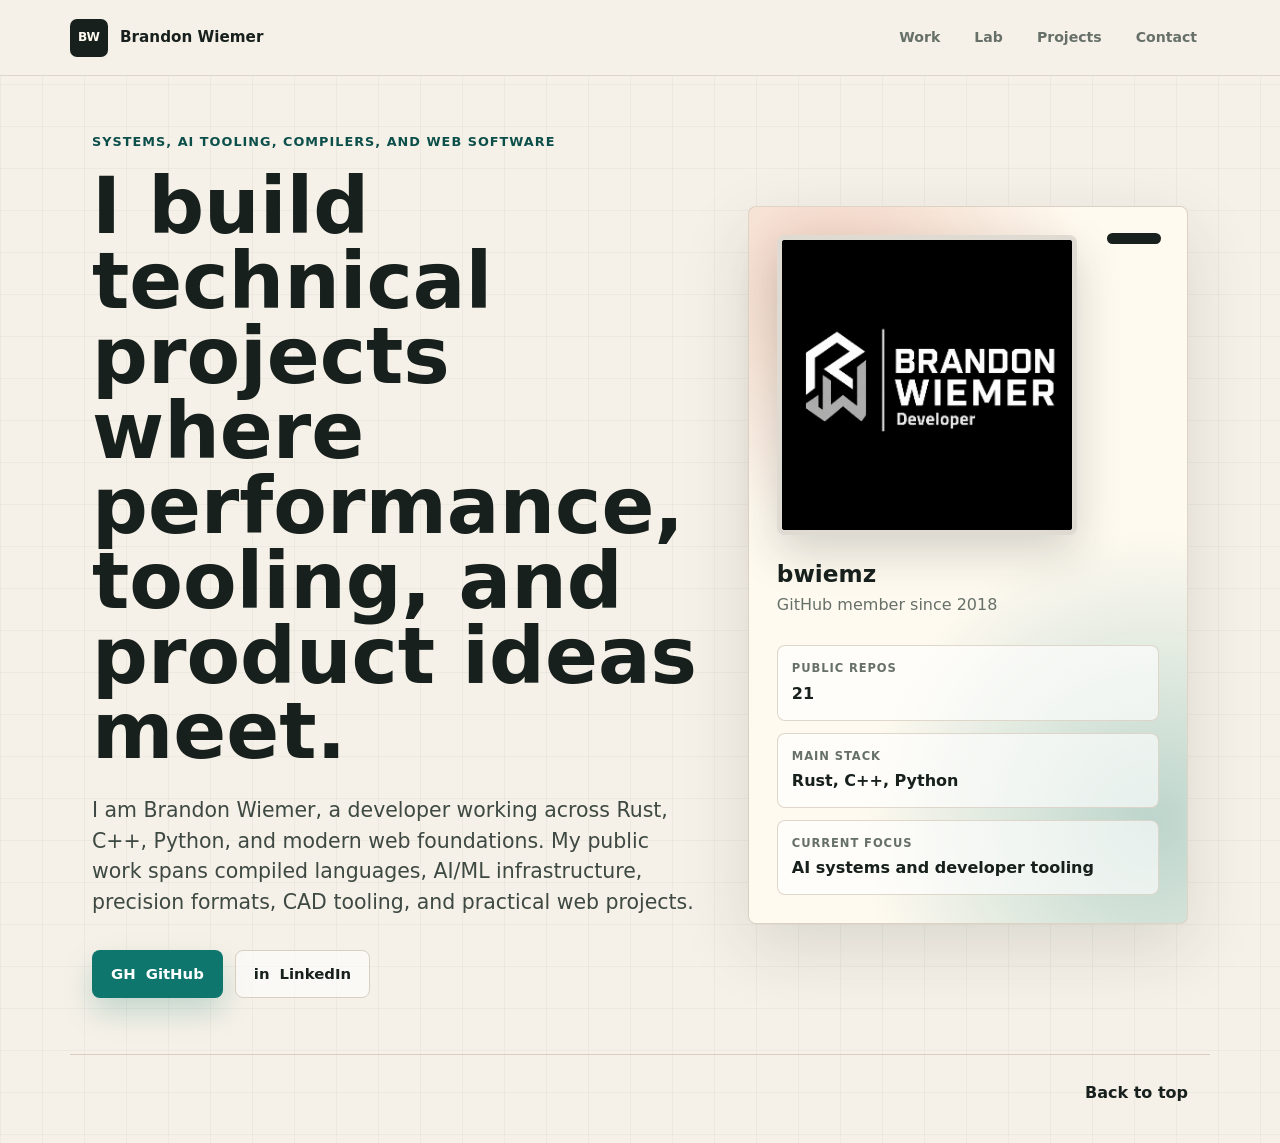
<file: index.html>
<!doctype html>
<html lang="en">
  <head>
    <meta charset="utf-8">
    <meta name="viewport" content="width=device-width, initial-scale=1">
    <meta name="description" content="Personal portfolio for Brandon Wiemer, a developer building systems, AI tooling, languages, and hardware-adjacent software.">
    <title>Brandon Wiemer | Developer Portfolio</title>
    <link rel="stylesheet" href="styles.css">
  </head>
  <body>
    <header class="site-header" id="top">
      <a class="brand" href="index.html" aria-label="Brandon Wiemer home">
        <span class="brand-mark">BW</span>
        <span>Brandon Wiemer</span>
      </a>

      <nav class="nav-links" aria-label="Primary navigation">
        <a href="work.html">Work</a>
        <a href="lab.html">Lab</a>
        <a href="projects.html">Projects</a>
        <a href="contact.html">Contact</a>
      </nav>
    </header>

    <main>
      <section class="hero section-band" aria-labelledby="intro-title">
        <div class="hero-copy">
          <p class="availability">Systems, AI tooling, compilers, and web software</p>
          <h1 id="intro-title">I build technical projects where performance, tooling, and product ideas meet.</h1>
          <p class="hero-text">
            I am Brandon Wiemer, a developer working across Rust, C++, Python, and modern web foundations.
            My public work spans compiled languages, AI/ML infrastructure, precision formats, CAD tooling, and practical web projects.
          </p>
          <div class="hero-actions" aria-label="Profile links">
            <a class="button primary" href="https://github.com/bwiemz" target="_blank" rel="noreferrer">
              <span aria-hidden="true">GH</span>
              GitHub
            </a>
            <a class="button secondary" href="https://www.linkedin.com/in/brandon-wiemer-1b8606152" target="_blank" rel="noreferrer">
              <span aria-hidden="true">in</span>
              LinkedIn
            </a>
          </div>
        </div>

        <aside class="profile-panel" aria-label="GitHub profile summary">
          <img src="assets/brand-profile.png" alt="Brandon Wiemer developer brand graphic" class="avatar">
          <div>
            <p class="profile-name">bwiemz</p>
            <p class="profile-meta">GitHub member since 2018</p>
          </div>
          <dl class="quick-stats">
            <div>
              <dt>Public repos</dt>
              <dd>21</dd>
            </div>
            <div>
              <dt>Main stack</dt>
              <dd>Rust, C++, Python</dd>
            </div>
            <div>
              <dt>Current focus</dt>
              <dd>AI systems and developer tooling</dd>
            </div>
          </dl>
        </aside>
      </section>
    </main>

    <footer class="site-footer">
      <a href="#top">Back to top</a>
    </footer>

    <script src="script.js"></script>
  </body>
</html>
</file>
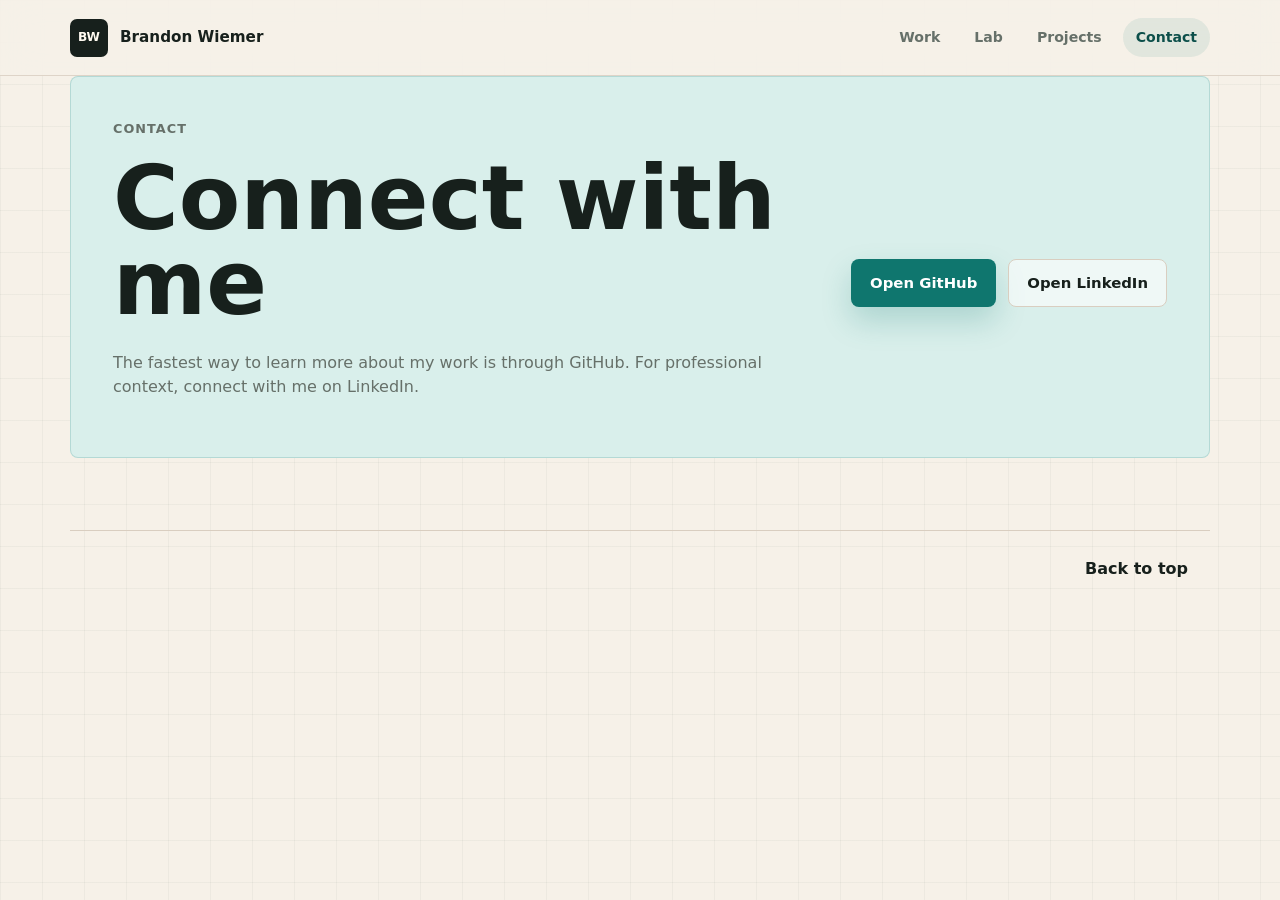
<file: contact.html>
<!doctype html>
<html lang="en">
  <head>
    <meta charset="utf-8">
    <meta name="viewport" content="width=device-width, initial-scale=1">
    <meta name="description" content="Contact links for Brandon Wiemer.">
    <title>Contact | Brandon Wiemer</title>
    <link rel="stylesheet" href="styles.css">
  </head>
  <body>
    <header class="site-header" id="top">
      <a class="brand" href="index.html" aria-label="Brandon Wiemer home">
        <span class="brand-mark">BW</span>
        <span>Brandon Wiemer</span>
      </a>

      <nav class="nav-links" aria-label="Primary navigation">
        <a href="work.html">Work</a>
        <a href="lab.html">Lab</a>
        <a href="projects.html">Projects</a>
        <a href="contact.html" aria-current="page">Contact</a>
      </nav>
    </header>

    <main>
      <section class="section contact-section standalone-contact" aria-labelledby="contact-title">
        <div>
          <p class="section-label">Contact</p>
          <h1 id="contact-title">Connect with me</h1>
          <p>
            The fastest way to learn more about my work is through GitHub. For professional context,
            connect with me on LinkedIn.
          </p>
        </div>
        <div class="contact-actions">
          <a class="button primary" href="https://github.com/bwiemz" target="_blank" rel="noreferrer">Open GitHub</a>
          <a class="button secondary" href="https://www.linkedin.com/in/brandon-wiemer-1b8606152" target="_blank" rel="noreferrer">Open LinkedIn</a>
        </div>
      </section>
    </main>

    <footer class="site-footer">
      <a href="#top">Back to top</a>
    </footer>

    <script src="script.js"></script>
  </body>
</html>
</file>
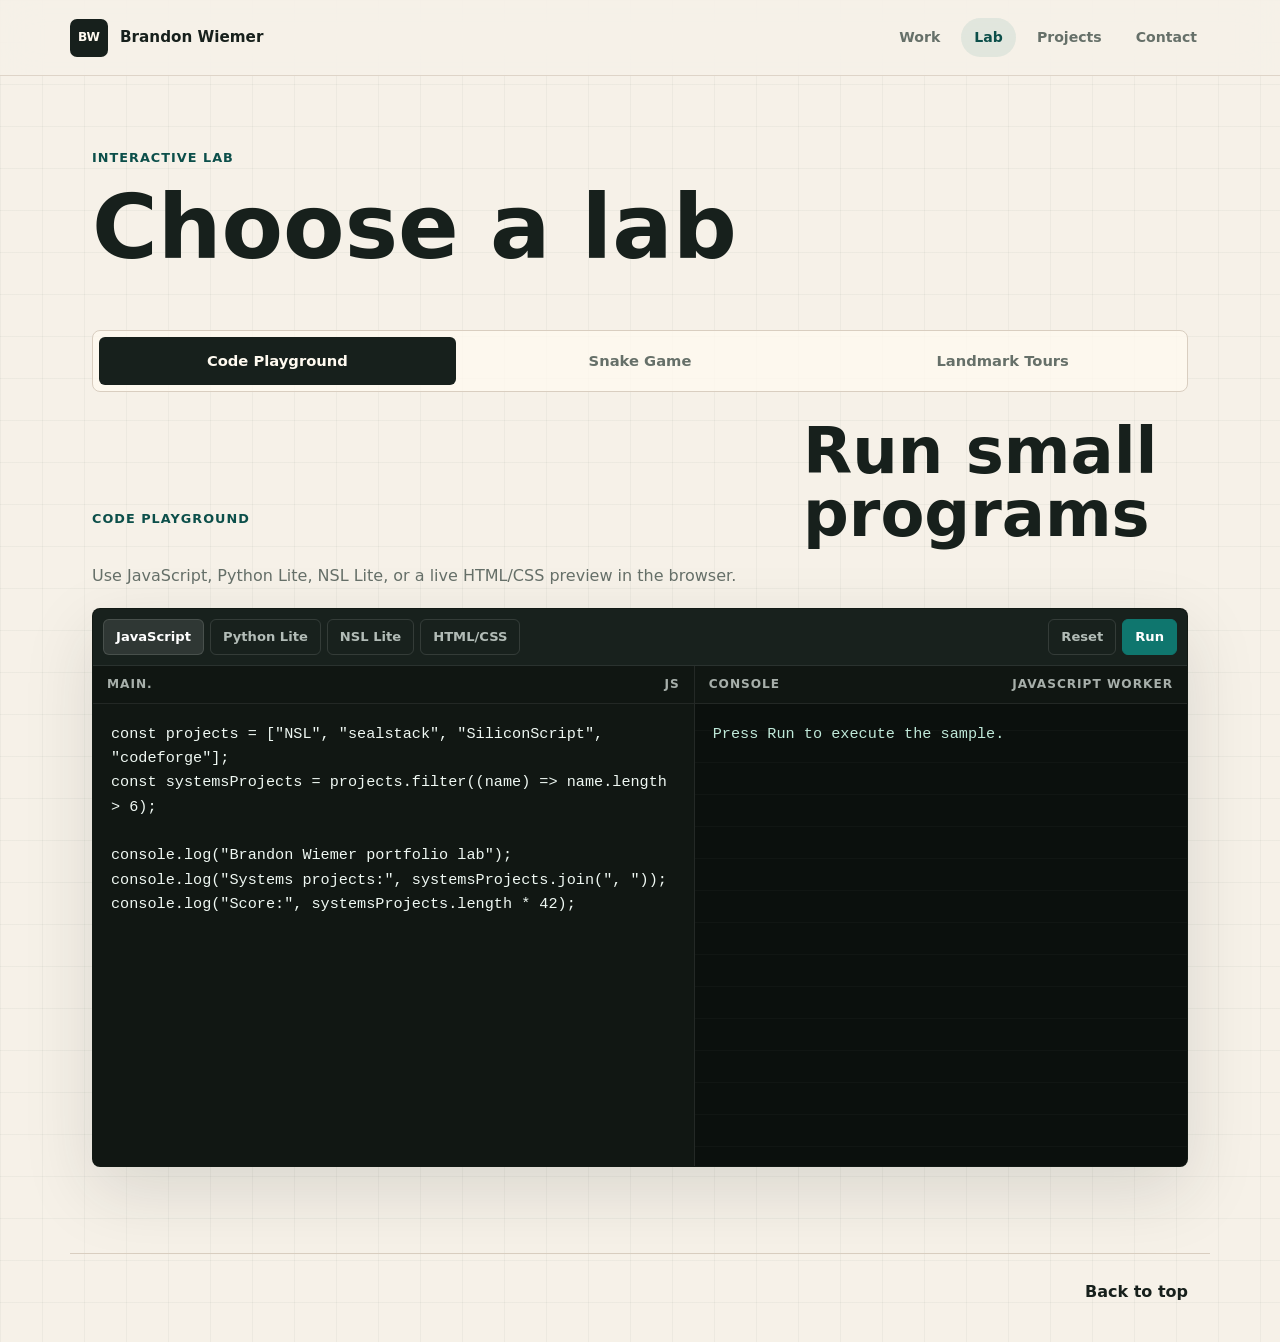
<file: lab.html>
<!doctype html>
<html lang="en">
  <head>
    <meta charset="utf-8">
    <meta name="viewport" content="width=device-width, initial-scale=1">
    <meta name="description" content="Interactive code lab and Snake game for Brandon Wiemer's portfolio.">
    <title>Lab | Brandon Wiemer</title>
    <link rel="stylesheet" href="styles.css">
  </head>
  <body>
    <header class="site-header" id="top">
      <a class="brand" href="index.html" aria-label="Brandon Wiemer home">
        <span class="brand-mark">BW</span>
        <span>Brandon Wiemer</span>
      </a>

      <nav class="nav-links" aria-label="Primary navigation">
        <a href="work.html">Work</a>
        <a href="lab.html" aria-current="page">Lab</a>
        <a href="projects.html">Projects</a>
        <a href="contact.html">Contact</a>
      </nav>
    </header>

    <main>
      <section class="section lab-section" id="lab" aria-labelledby="lab-title">
        <div class="section-heading lab-heading">
          <div>
            <p class="section-label">Interactive Lab</p>
            <h1 id="lab-title">Choose a lab</h1>
          </div>
        </div>

        <div class="lab-picker" aria-label="Choose a lab">
          <button class="lab-choice active" type="button" data-lab-target="code">Code Playground</button>
          <button class="lab-choice" type="button" data-lab-target="snake">Snake Game</button>
          <button class="lab-choice" type="button" data-lab-target="tours">Landmark Tours</button>
        </div>

        <div class="lab-stack">
          <section class="lab-view active" data-lab-view="code" aria-labelledby="code-lab-title">
            <div class="lab-view-heading">
              <p class="section-label">Code Playground</p>
              <h2 id="code-lab-title">Run small programs</h2>
              <p>Use JavaScript, Python Lite, NSL Lite, or a live HTML/CSS preview in the browser.</p>
            </div>

            <div class="code-lab" aria-label="Interactive code playground">
            <div class="lab-toolbar">
              <div class="language-tabs" role="tablist" aria-label="Choose code language">
                <button class="language-tab active" type="button" data-language="javascript">JavaScript</button>
                <button class="language-tab" type="button" data-language="python">Python Lite</button>
                <button class="language-tab" type="button" data-language="nsl">NSL Lite</button>
                <button class="language-tab" type="button" data-language="htmlcss">HTML/CSS</button>
              </div>
              <div class="lab-actions">
                <button class="icon-button" type="button" id="reset-code" aria-label="Reset code">Reset</button>
                <button class="icon-button run" type="button" id="run-code" aria-label="Run code">Run</button>
              </div>
            </div>

            <div class="lab-workspace">
              <label class="editor-pane">
                <span>main.<span id="file-extension">js</span></span>
                <textarea id="code-editor" spellcheck="false" aria-label="Code editor"></textarea>
              </label>

              <div class="output-pane" aria-live="polite">
                <div class="output-header">
                  <span id="output-title">Console</span>
                  <span id="runtime-label">JavaScript worker</span>
                </div>
                <pre id="code-output">Press Run to execute the sample.</pre>
                <iframe id="preview-frame" title="HTML and CSS preview"></iframe>
              </div>
            </div>
            </div>
          </section>

          <section class="lab-view" data-lab-view="snake" aria-labelledby="snake-title">
            <div class="lab-view-heading">
              <p class="section-label">Mini Game</p>
              <h2 id="snake-title">Snake</h2>
              <p>Guide the snake through the field, eat apples, and avoid the walls and yourself.</p>
            </div>

            <div class="snake-panel">
            <div class="snake-copy">
              <p>Use arrow keys or WASD. On touch screens, use the direction buttons.</p>
              <div class="snake-stats">
                <span>Score <strong id="snake-score">0</strong></span>
                <span>Best <strong id="snake-best">0</strong></span>
              </div>
              <button class="button primary" type="button" id="snake-start">Start game</button>
            </div>

            <div class="snake-stage">
              <canvas id="snake-board" width="360" height="360" aria-label="Snake game board"></canvas>
              <div class="snake-controls" aria-label="Snake direction controls">
                <button type="button" data-direction="up" aria-label="Move up">Up</button>
                <button type="button" data-direction="left" aria-label="Move left">Left</button>
                <button type="button" data-direction="right" aria-label="Move right">Right</button>
                <button type="button" data-direction="down" aria-label="Move down">Down</button>
              </div>
            </div>
            </div>
          </section>

          <section class="lab-view" data-lab-view="tours" aria-labelledby="tours-title">
            <div class="lab-view-heading">
              <p class="section-label">Photo Tour</p>
              <h2 id="tours-title">Landmark Tours</h2>
            </div>

            <div class="tour-panel">
              <div class="tour-controls" aria-label="Choose a landmark tour">
                <button class="tour-choice active" type="button" data-tour="eiffel">Eiffel Tower</button>
                <button class="tour-choice" type="button" data-tour="pyramids">Giza Pyramids</button>
                <button class="tour-choice" type="button" data-tour="colosseum">Colosseum</button>
                <button class="tour-choice" type="button" data-tour="taj">Taj Mahal</button>
              </div>

              <div class="tour-stage">
                <img id="tour-image" src="assets/landmarks/eiffel.jpg" alt="Historic aerial photograph of the Eiffel Tower grounds" />
                <div class="tour-reticle" aria-hidden="true"></div>
                <div class="tour-caption">
                  <span id="tour-kind">Historic aerial photograph</span>
                  <p id="tour-name">Eiffel Tower</p>
                  <span id="tour-location">Paris, France</span>
                </div>
              </div>
              <p class="tour-credit">
                <span id="tour-credit">Image: Alphonse Liebert, public domain.</span>
                <a id="tour-source" href="https://commons.wikimedia.org/wiki/File:Aerial_view_of_Eiffel_Tower_and_Exposition_Universelle,_Paris,_1889.jpg" target="_blank" rel="noreferrer">Source</a>
              </p>
            </div>
          </section>
        </div>
      </section>
    </main>

    <footer class="site-footer">
      <a href="#top">Back to top</a>
    </footer>

    <script src="script.js"></script>
  </body>
</html>
</file>
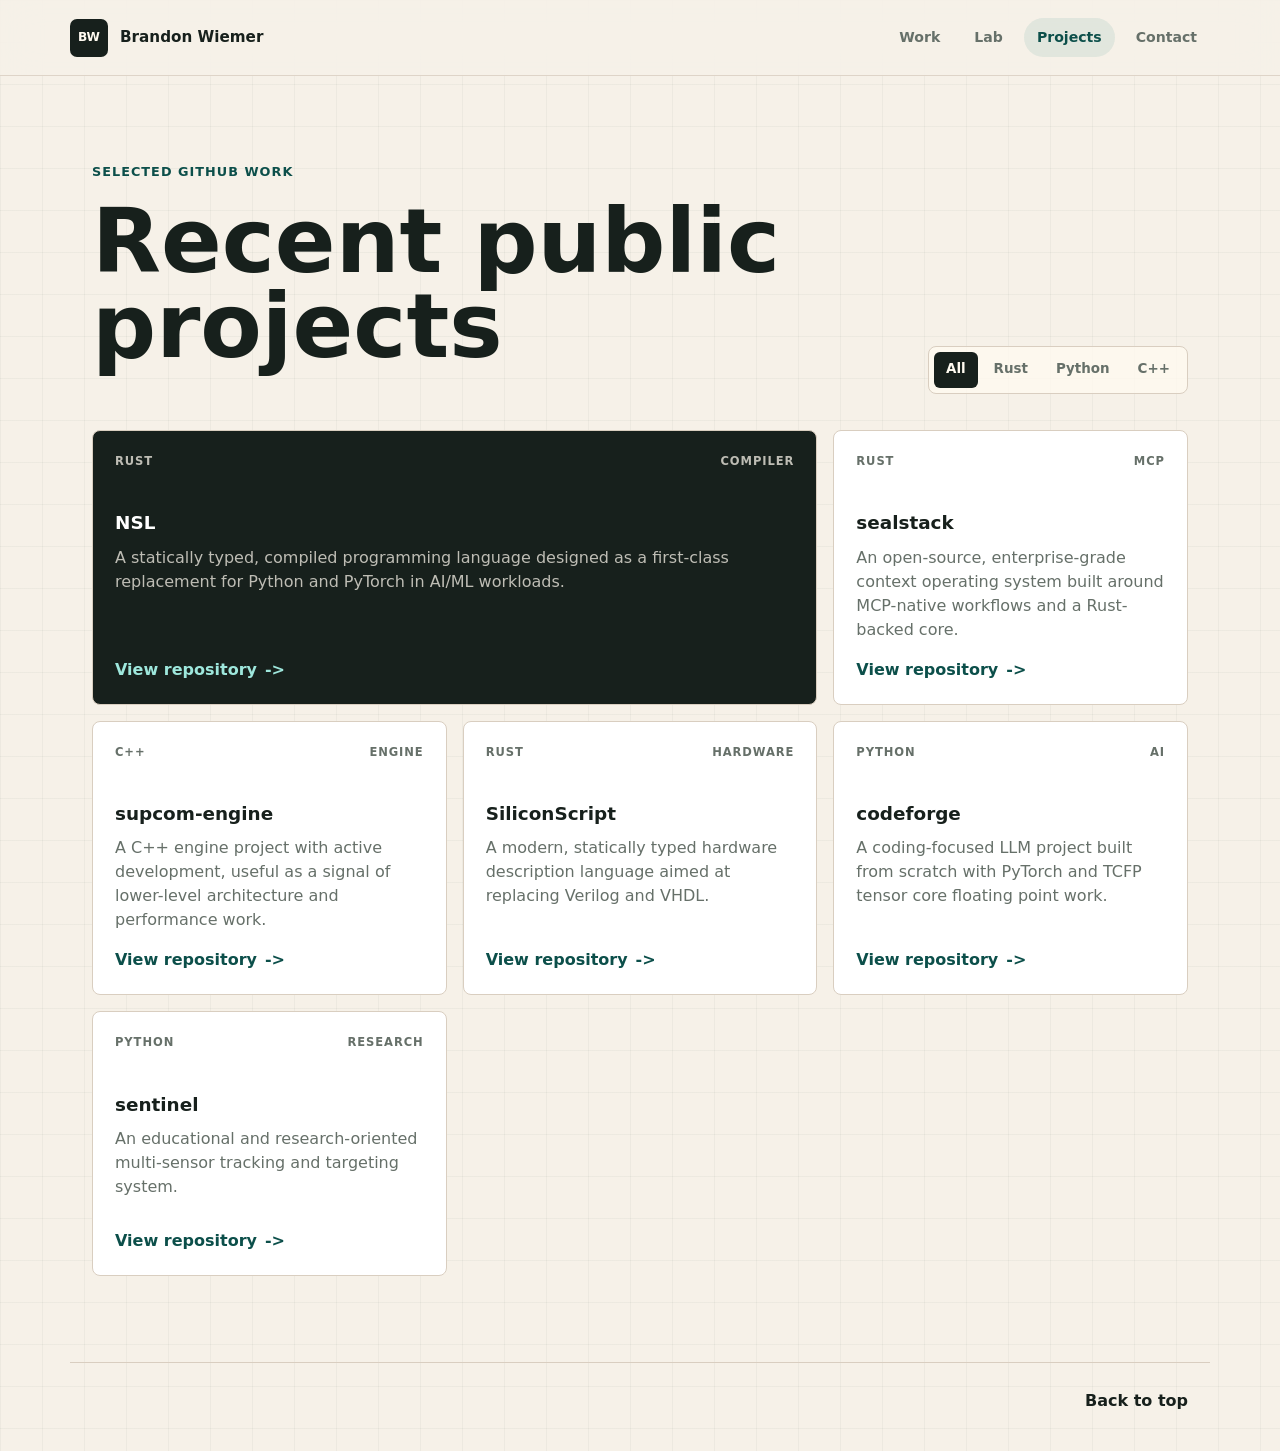
<file: projects.html>
<!doctype html>
<html lang="en">
  <head>
    <meta charset="utf-8">
    <meta name="viewport" content="width=device-width, initial-scale=1">
    <meta name="description" content="Selected public GitHub projects from Brandon Wiemer.">
    <title>Projects | Brandon Wiemer</title>
    <link rel="stylesheet" href="styles.css">
  </head>
  <body>
    <header class="site-header" id="top">
      <a class="brand" href="index.html" aria-label="Brandon Wiemer home">
        <span class="brand-mark">BW</span>
        <span>Brandon Wiemer</span>
      </a>

      <nav class="nav-links" aria-label="Primary navigation">
        <a href="work.html">Work</a>
        <a href="lab.html">Lab</a>
        <a href="projects.html" aria-current="page">Projects</a>
        <a href="contact.html">Contact</a>
      </nav>
    </header>

    <main>
      <section class="section projects-section" aria-labelledby="projects-title">
        <div class="section-heading">
          <div>
            <p class="section-label">Selected GitHub Work</p>
            <h1 id="projects-title">Recent public projects</h1>
          </div>
          <div class="project-filters" aria-label="Filter projects">
            <button class="filter-button active" type="button" data-filter="all">All</button>
            <button class="filter-button" type="button" data-filter="Rust">Rust</button>
            <button class="filter-button" type="button" data-filter="Python">Python</button>
            <button class="filter-button" type="button" data-filter="C++">C++</button>
          </div>
        </div>

        <div class="project-grid" id="project-grid">
          <article class="project-card feature" data-language="Rust">
            <div class="project-topline">
              <span>Rust</span>
              <span>Compiler</span>
            </div>
            <h3>NSL</h3>
            <p>A statically typed, compiled programming language designed as a first-class replacement for Python and PyTorch in AI/ML workloads.</p>
            <a href="https://github.com/bwiemz/NSL" target="_blank" rel="noreferrer">View repository</a>
          </article>

          <article class="project-card" data-language="Rust">
            <div class="project-topline">
              <span>Rust</span>
              <span>MCP</span>
            </div>
            <h3>sealstack</h3>
            <p>An open-source, enterprise-grade context operating system built around MCP-native workflows and a Rust-backed core.</p>
            <a href="https://github.com/bwiemz/sealstack" target="_blank" rel="noreferrer">View repository</a>
          </article>

          <article class="project-card" data-language="C++">
            <div class="project-topline">
              <span>C++</span>
              <span>Engine</span>
            </div>
            <h3>supcom-engine</h3>
            <p>A C++ engine project with active development, useful as a signal of lower-level architecture and performance work.</p>
            <a href="https://github.com/bwiemz/supcom-engine" target="_blank" rel="noreferrer">View repository</a>
          </article>

          <article class="project-card" data-language="Rust">
            <div class="project-topline">
              <span>Rust</span>
              <span>Hardware</span>
            </div>
            <h3>SiliconScript</h3>
            <p>A modern, statically typed hardware description language aimed at replacing Verilog and VHDL.</p>
            <a href="https://github.com/bwiemz/SiliconScript" target="_blank" rel="noreferrer">View repository</a>
          </article>

          <article class="project-card" data-language="Python">
            <div class="project-topline">
              <span>Python</span>
              <span>AI</span>
            </div>
            <h3>codeforge</h3>
            <p>A coding-focused LLM project built from scratch with PyTorch and TCFP tensor core floating point work.</p>
            <a href="https://github.com/bwiemz/codeforge" target="_blank" rel="noreferrer">View repository</a>
          </article>

          <article class="project-card" data-language="Python">
            <div class="project-topline">
              <span>Python</span>
              <span>Research</span>
            </div>
            <h3>sentinel</h3>
            <p>An educational and research-oriented multi-sensor tracking and targeting system.</p>
            <a href="https://github.com/bwiemz/sentinel" target="_blank" rel="noreferrer">View repository</a>
          </article>
        </div>
      </section>
    </main>

    <footer class="site-footer">
      <a href="#top">Back to top</a>
    </footer>

    <script src="script.js"></script>
  </body>
</html>
</file>
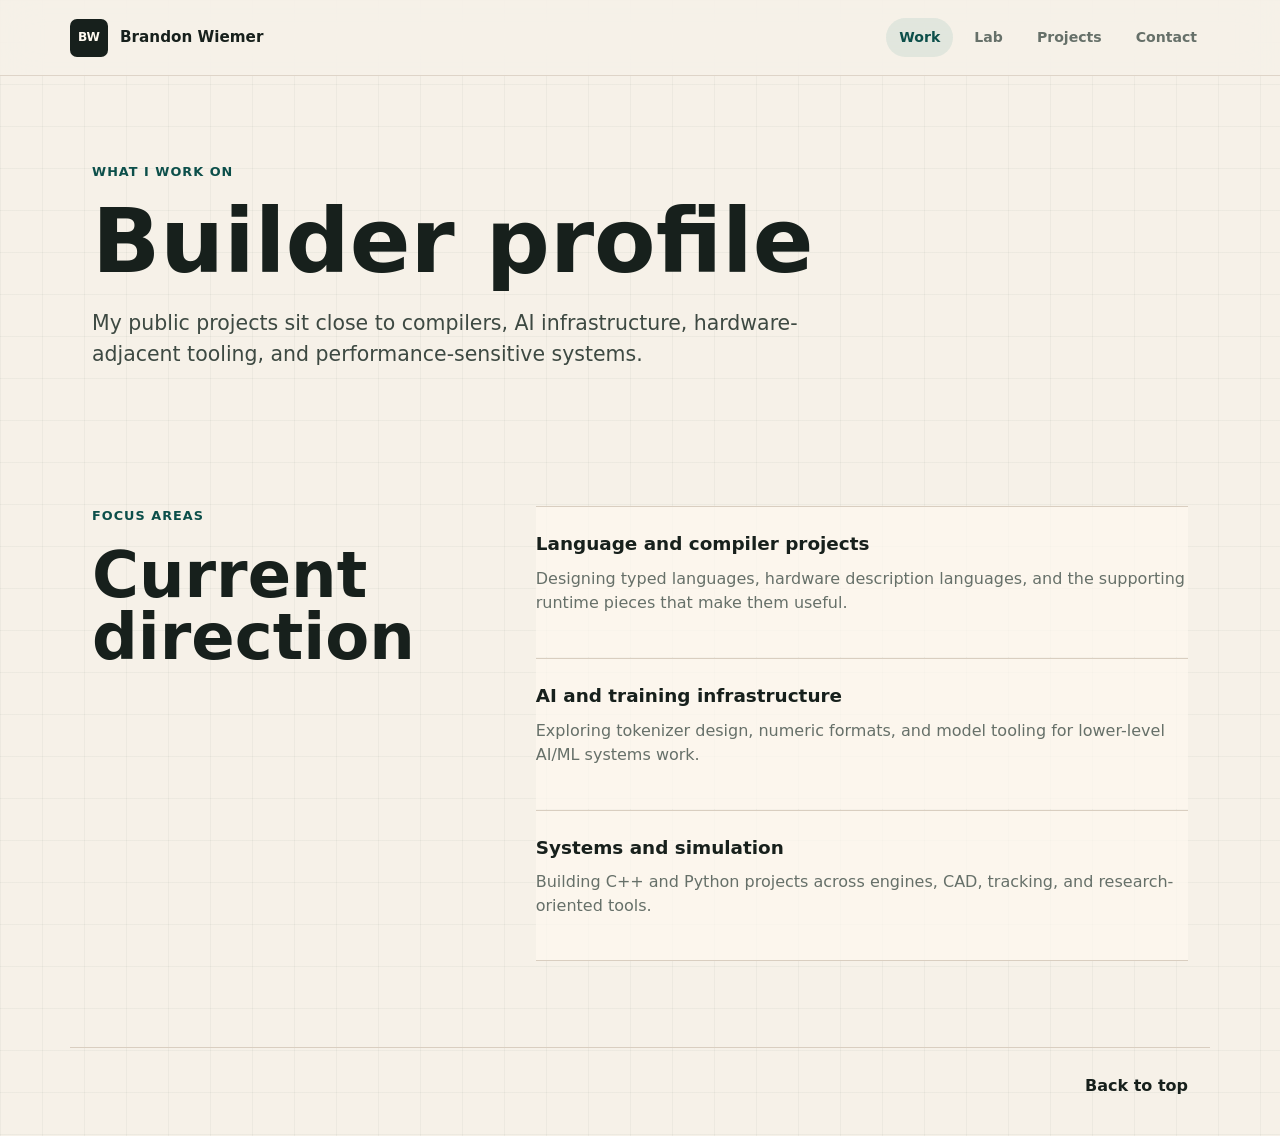
<file: work.html>
<!doctype html>
<html lang="en">
  <head>
    <meta charset="utf-8">
    <meta name="viewport" content="width=device-width, initial-scale=1">
    <meta name="description" content="Brandon Wiemer's builder profile and technical focus areas.">
    <title>Work | Brandon Wiemer</title>
    <link rel="stylesheet" href="styles.css">
  </head>
  <body>
    <header class="site-header" id="top">
      <a class="brand" href="index.html" aria-label="Brandon Wiemer home">
        <span class="brand-mark">BW</span>
        <span>Brandon Wiemer</span>
      </a>

      <nav class="nav-links" aria-label="Primary navigation">
        <a href="work.html" aria-current="page">Work</a>
        <a href="lab.html">Lab</a>
        <a href="projects.html">Projects</a>
        <a href="contact.html">Contact</a>
      </nav>
    </header>

    <main>
      <section class="section page-hero" aria-labelledby="work-title">
        <p class="section-label">What I Work On</p>
        <h1 id="work-title">Builder profile</h1>
        <p class="hero-text">
          My public projects sit close to compilers, AI infrastructure, hardware-adjacent tooling, and performance-sensitive systems.
        </p>
      </section>

      <section class="section section-grid" aria-label="Technical focus areas">
        <div>
          <p class="section-label">Focus Areas</p>
          <h2>Current direction</h2>
        </div>
        <div class="focus-list">
          <article>
            <h3>Language and compiler projects</h3>
            <p>Designing typed languages, hardware description languages, and the supporting runtime pieces that make them useful.</p>
          </article>
          <article>
            <h3>AI and training infrastructure</h3>
            <p>Exploring tokenizer design, numeric formats, and model tooling for lower-level AI/ML systems work.</p>
          </article>
          <article>
            <h3>Systems and simulation</h3>
            <p>Building C++ and Python projects across engines, CAD, tracking, and research-oriented tools.</p>
          </article>
        </div>
      </section>
    </main>

    <footer class="site-footer">
      <a href="#top">Back to top</a>
    </footer>

    <script src="script.js"></script>
  </body>
</html>
</file>
<file: styles.css>
:root {
  color-scheme: light;
  --bg: #f6f1e8;
  --ink: #17201c;
  --muted: #667069;
  --surface: #fffaf0;
  --surface-strong: #ffffff;
  --line: #d9cec0;
  --accent: #0f766e;
  --accent-dark: #0c4f4a;
  --accent-soft: #d9efeb;
  --coral: #c6583b;
  --gold: #c7932e;
  --shadow: 0 24px 70px rgba(31, 42, 37, 0.13);
  --radius: 8px;
  --max: 1140px;
  font-family: Inter, ui-sans-serif, system-ui, -apple-system, BlinkMacSystemFont, "Segoe UI", sans-serif;
}

* {
  box-sizing: border-box;
}

html {
  scroll-behavior: smooth;
}

body {
  margin: 0;
  background:
    linear-gradient(90deg, rgba(23, 32, 28, 0.04) 1px, transparent 1px),
    linear-gradient(rgba(23, 32, 28, 0.04) 1px, transparent 1px),
    var(--bg);
  background-size: 42px 42px;
  color: var(--ink);
  line-height: 1.5;
  overflow-x: hidden;
}

a {
  color: inherit;
}

.site-header {
  align-items: center;
  backdrop-filter: blur(18px);
  background: rgba(246, 241, 232, 0.82);
  border-bottom: 1px solid rgba(217, 206, 192, 0.8);
  display: flex;
  justify-content: space-between;
  left: 0;
  padding: 18px max(22px, calc((100vw - var(--max)) / 2));
  position: sticky;
  right: 0;
  top: 0;
  z-index: 10;
}

.brand {
  align-items: center;
  display: inline-flex;
  font-size: 0.95rem;
  font-weight: 800;
  gap: 12px;
  letter-spacing: 0;
  text-decoration: none;
}

.brand-mark {
  align-items: center;
  aspect-ratio: 1;
  background: var(--ink);
  border-radius: 7px;
  color: var(--surface);
  display: inline-flex;
  font-size: 0.76rem;
  justify-content: center;
  width: 38px;
}

.nav-links {
  display: flex;
  gap: 8px;
}

.nav-links a {
  border-radius: 999px;
  color: var(--muted);
  font-size: 0.88rem;
  font-weight: 700;
  padding: 9px 13px;
  text-decoration: none;
}

.nav-links a:hover,
.nav-links a:focus-visible,
.nav-links a[aria-current="page"] {
  background: rgba(15, 118, 110, 0.09);
  color: var(--accent-dark);
  outline: none;
}

.section,
.section-band {
  margin: 0 auto;
  max-width: var(--max);
  padding: 86px 22px;
}

.hero {
  align-items: center;
  display: grid;
  gap: 48px;
  grid-template-columns: minmax(0, 1.16fr) minmax(300px, 0.84fr);
  min-height: calc(100vh - 76px);
  padding-bottom: 56px;
  padding-top: 56px;
}

.page-hero {
  padding-bottom: 30px;
}

.page-hero h1,
.projects-section h1,
.lab-section h1,
.standalone-contact h1 {
  font-size: clamp(3rem, 7vw, 5.8rem);
  line-height: 0.95;
  margin-bottom: 24px;
  max-width: 760px;
}

.availability,
.section-label {
  color: var(--accent-dark);
  font-size: 0.8rem;
  font-weight: 900;
  letter-spacing: 0.08em;
  margin: 0 0 18px;
  text-transform: uppercase;
}

h1,
h2,
h3,
p {
  margin-top: 0;
}

h1 {
  font-size: clamp(3.05rem, 6.1vw, 5.5rem);
  letter-spacing: 0;
  line-height: 0.96;
  margin-bottom: 26px;
  max-width: 760px;
}

h2 {
  font-size: clamp(2rem, 5vw, 4.2rem);
  letter-spacing: 0;
  line-height: 0.98;
  margin-bottom: 0;
}

h3 {
  font-size: 1.15rem;
  line-height: 1.18;
  margin-bottom: 12px;
}

.hero-text {
  color: #3d4942;
  font-size: clamp(1.04rem, 2vw, 1.28rem);
  max-width: 720px;
}

.hero-actions,
.contact-actions {
  display: flex;
  flex-wrap: wrap;
  gap: 12px;
  margin-top: 32px;
}

.button {
  align-items: center;
  border: 1px solid transparent;
  border-radius: var(--radius);
  display: inline-flex;
  font-size: 0.93rem;
  font-weight: 800;
  gap: 10px;
  justify-content: center;
  min-height: 48px;
  padding: 0 18px;
  text-decoration: none;
  transition: transform 160ms ease, box-shadow 160ms ease, background 160ms ease;
}

.button:hover,
.button:focus-visible {
  outline: none;
  transform: translateY(-2px);
}

.button.primary {
  background: var(--accent);
  box-shadow: 0 14px 30px rgba(15, 118, 110, 0.22);
  color: white;
}

.button.secondary {
  background: rgba(255, 255, 255, 0.58);
  border-color: var(--line);
  color: var(--ink);
}

.profile-panel {
  background:
    radial-gradient(circle at 20% 10%, rgba(198, 88, 59, 0.25), transparent 34%),
    radial-gradient(circle at 92% 86%, rgba(15, 118, 110, 0.28), transparent 40%),
    var(--surface);
  border: 1px solid rgba(217, 206, 192, 0.86);
  border-radius: var(--radius);
  box-shadow: var(--shadow);
  padding: 28px;
  position: relative;
}

.profile-panel::before {
  background: var(--ink);
  border-radius: 999px;
  content: "";
  height: 11px;
  position: absolute;
  right: 26px;
  top: 26px;
  width: 54px;
}

.avatar {
  aspect-ratio: 1;
  background: #020202;
  border: 5px solid rgba(255, 250, 240, 0.88);
  border-radius: var(--radius);
  box-shadow: 0 18px 45px rgba(23, 32, 28, 0.18);
  display: block;
  margin-bottom: 22px;
  object-fit: cover;
  object-position: center;
  width: min(100%, 300px);
}

.profile-name {
  font-size: 1.45rem;
  font-weight: 900;
  margin-bottom: 2px;
}

.profile-meta {
  color: var(--muted);
  margin-bottom: 28px;
}

.quick-stats {
  display: grid;
  gap: 12px;
  margin: 0;
}

.quick-stats div {
  background: rgba(255, 255, 255, 0.62);
  border: 1px solid rgba(217, 206, 192, 0.8);
  border-radius: var(--radius);
  padding: 14px;
}

.quick-stats dt {
  color: var(--muted);
  font-size: 0.72rem;
  font-weight: 900;
  letter-spacing: 0.08em;
  margin-bottom: 4px;
  text-transform: uppercase;
}

.quick-stats dd {
  font-size: 1rem;
  font-weight: 850;
  margin: 0;
}

.section-grid {
  display: grid;
  gap: 44px;
  grid-template-columns: 0.76fr 1.24fr;
}

.focus-list {
  display: grid;
  gap: 1px;
}

.focus-list article {
  background: rgba(255, 250, 240, 0.68);
  border-top: 1px solid var(--line);
  padding: 26px 0;
}

.focus-list article:last-child {
  border-bottom: 1px solid var(--line);
}

.focus-list p,
.project-card p,
.contact-section p,
.site-footer p {
  color: var(--muted);
}

.section-heading {
  align-items: end;
  display: flex;
  gap: 24px;
  justify-content: space-between;
  margin-bottom: 36px;
}

.project-filters {
  background: rgba(255, 250, 240, 0.78);
  border: 1px solid var(--line);
  border-radius: var(--radius);
  display: flex;
  gap: 4px;
  padding: 5px;
}

.filter-button {
  background: transparent;
  border: 0;
  border-radius: 6px;
  color: var(--muted);
  cursor: pointer;
  font: inherit;
  font-size: 0.84rem;
  font-weight: 850;
  min-height: 36px;
  padding: 0 12px;
}

.filter-button.active,
.filter-button:hover,
.filter-button:focus-visible {
  background: var(--ink);
  color: var(--surface);
  outline: none;
}

.project-grid {
  display: grid;
  gap: 16px;
  grid-template-columns: repeat(3, minmax(0, 1fr));
}

.project-card {
  background: var(--surface-strong);
  border: 1px solid var(--line);
  border-radius: var(--radius);
  display: flex;
  flex-direction: column;
  min-height: 265px;
  padding: 22px;
}

.project-card.feature {
  background: var(--ink);
  color: white;
  grid-column: span 2;
}

.project-card.feature p,
.project-card.feature .project-topline {
  color: rgba(255, 250, 240, 0.72);
}

.project-topline {
  color: var(--muted);
  display: flex;
  font-size: 0.72rem;
  font-weight: 900;
  justify-content: space-between;
  letter-spacing: 0.08em;
  margin-bottom: 42px;
  text-transform: uppercase;
}

.project-card a {
  align-items: center;
  color: var(--accent-dark);
  display: inline-flex;
  font-weight: 900;
  margin-top: auto;
  text-decoration: none;
}

.project-card.feature a {
  color: #9ee7dc;
}

.project-card a::after {
  content: "->";
  margin-left: 8px;
}

.project-card.is-hidden {
  display: none;
}

.lab-section {
  padding-top: 72px;
}

.lab-heading {
  align-items: start;
}

.lab-intro {
  color: var(--muted);
  margin: 0;
  max-width: 430px;
}

.lab-stack {
  display: grid;
  gap: 24px;
}

.lab-picker {
  background: rgba(255, 250, 240, 0.78);
  border: 1px solid var(--line);
  border-radius: var(--radius);
  display: grid;
  gap: 6px;
  grid-template-columns: repeat(3, minmax(0, 1fr));
  margin-bottom: 28px;
  padding: 6px;
}

.lab-choice {
  background: transparent;
  border: 0;
  border-radius: 6px;
  color: var(--muted);
  cursor: pointer;
  font: inherit;
  font-size: 0.92rem;
  font-weight: 900;
  min-height: 48px;
}

.lab-choice.active,
.lab-choice:hover,
.lab-choice:focus-visible {
  background: var(--ink);
  color: var(--surface);
  outline: none;
}

.lab-view {
  display: none;
}

.lab-view.active {
  display: grid;
  gap: 20px;
}

.lab-view-heading {
  align-items: end;
  display: grid;
  gap: 18px;
  grid-template-columns: minmax(0, 0.9fr) minmax(280px, 0.5fr);
}

.lab-view-heading h2 {
  margin-bottom: 0;
}

.lab-view-heading p:not(.section-label) {
  color: var(--muted);
  margin: 0;
}

.code-lab {
  background: #111713;
  border: 1px solid rgba(23, 32, 28, 0.24);
  border-radius: var(--radius);
  box-shadow: var(--shadow);
  color: #eff8f3;
  overflow: hidden;
}

.lab-toolbar {
  align-items: center;
  background: #18211d;
  border-bottom: 1px solid rgba(255, 255, 255, 0.08);
  display: flex;
  justify-content: space-between;
  padding: 10px;
}

.language-tabs,
.lab-actions {
  align-items: center;
  display: flex;
  flex-wrap: wrap;
  gap: 6px;
}

.language-tab,
.icon-button {
  background: transparent;
  border: 1px solid rgba(255, 255, 255, 0.12);
  border-radius: 6px;
  color: rgba(239, 248, 243, 0.72);
  cursor: pointer;
  font: inherit;
  font-size: 0.82rem;
  font-weight: 850;
  min-height: 36px;
  padding: 0 12px;
}

.language-tab.active,
.language-tab:hover,
.language-tab:focus-visible,
.icon-button:hover,
.icon-button:focus-visible {
  background: rgba(255, 255, 255, 0.1);
  color: #ffffff;
  outline: none;
}

.icon-button.run {
  background: var(--accent);
  border-color: var(--accent);
  color: white;
}

.lab-workspace {
  display: grid;
  grid-template-columns: minmax(0, 1.1fr) minmax(320px, 0.9fr);
  min-height: 500px;
}

.editor-pane,
.output-pane {
  display: flex;
  flex-direction: column;
  min-width: 0;
}

.editor-pane {
  border-right: 1px solid rgba(255, 255, 255, 0.08);
}

.editor-pane > span,
.output-header {
  align-items: center;
  background: #101612;
  border-bottom: 1px solid rgba(255, 255, 255, 0.08);
  color: rgba(239, 248, 243, 0.68);
  display: flex;
  font-size: 0.76rem;
  font-weight: 900;
  justify-content: space-between;
  letter-spacing: 0.08em;
  min-height: 38px;
  padding: 0 14px;
  text-transform: uppercase;
}

#code-editor,
#code-output {
  background: transparent;
  border: 0;
  color: #eff8f3;
  flex: 1;
  font: 0.95rem/1.6 Consolas, "Cascadia Code", "Courier New", monospace;
  margin: 0;
  overflow: auto;
  padding: 18px;
  resize: none;
  tab-size: 2;
  white-space: pre-wrap;
}

#code-editor:focus {
  outline: 2px solid rgba(15, 118, 110, 0.55);
  outline-offset: -2px;
}

#code-output {
  color: #bfe8d8;
  display: block;
}

.output-pane {
  background:
    linear-gradient(rgba(255, 255, 255, 0.025) 1px, transparent 1px),
    #0b100d;
  background-size: 100% 32px;
}

#preview-frame {
  background: white;
  border: 0;
  display: none;
  flex: 1;
  min-height: 420px;
  width: 100%;
}

.output-pane.preview-mode {
  background: #f6f1e8;
}

.output-pane.preview-mode #code-output {
  display: none;
}

.output-pane.preview-mode #preview-frame {
  display: block;
}

.snake-panel {
  align-items: center;
  background: var(--surface-strong);
  border: 1px solid var(--line);
  border-radius: var(--radius);
  display: grid;
  gap: 28px;
  grid-template-columns: minmax(0, 0.78fr) minmax(320px, 1fr);
  padding: 28px;
}

.snake-copy p:not(.section-label) {
  color: var(--muted);
  max-width: 460px;
}

.snake-stats {
  display: flex;
  gap: 12px;
  margin: 20px 0;
}

.snake-stats span {
  background: var(--accent-soft);
  border: 1px solid rgba(15, 118, 110, 0.2);
  border-radius: var(--radius);
  color: var(--accent-dark);
  font-size: 0.82rem;
  font-weight: 900;
  padding: 9px 12px;
  text-transform: uppercase;
}

.snake-stage {
  align-items: center;
  display: grid;
  gap: 14px;
  justify-items: center;
}

#snake-board {
  aspect-ratio: 1;
  background: #6aa84f;
  border: 10px solid #42692f;
  border-radius: var(--radius);
  box-shadow: inset 0 0 0 1px rgba(255, 255, 255, 0.18), 0 20px 50px rgba(23, 32, 28, 0.18);
  display: block;
  max-width: 100%;
  width: min(360px, 100%);
}

.snake-controls {
  display: grid;
  gap: 8px;
  grid-template-columns: repeat(3, 64px);
  justify-content: center;
}

.snake-controls button {
  background: var(--ink);
  border: 0;
  border-radius: 6px;
  color: var(--surface);
  cursor: pointer;
  font: inherit;
  font-size: 0.78rem;
  font-weight: 900;
  min-height: 42px;
}

.snake-controls button[data-direction="up"],
.snake-controls button[data-direction="down"] {
  grid-column: 2;
}

.snake-controls button[data-direction="left"] {
  grid-column: 1;
}

.snake-controls button[data-direction="right"] {
  grid-column: 3;
  grid-row: 2;
}

.tour-panel {
  background: var(--surface-strong);
  border: 1px solid var(--line);
  border-radius: var(--radius);
  box-shadow: var(--shadow);
  display: grid;
  gap: 18px;
  padding: 20px;
}

.tour-controls {
  display: grid;
  gap: 8px;
  grid-template-columns: repeat(4, minmax(0, 1fr));
}

.tour-choice {
  background: rgba(15, 118, 110, 0.08);
  border: 1px solid rgba(15, 118, 110, 0.18);
  border-radius: 6px;
  color: var(--accent-dark);
  cursor: pointer;
  font: inherit;
  font-size: 0.84rem;
  font-weight: 900;
  min-height: 42px;
  padding: 0 10px;
}

.tour-choice.active,
.tour-choice:hover,
.tour-choice:focus-visible {
  background: var(--ink);
  border-color: var(--ink);
  color: var(--surface);
  outline: none;
}

.tour-stage {
  aspect-ratio: 16 / 9;
  background: #111713;
  border: 10px solid #18211d;
  border-radius: var(--radius);
  overflow: hidden;
  position: relative;
}

#tour-image {
  display: block;
  height: 100%;
  object-fit: cover;
  transform: scale(1.05);
  transform-origin: center;
  width: 100%;
}

.tour-stage.is-flying #tour-image {
  animation: aerial-photo-pass 14s ease-in-out infinite alternate;
}

.tour-stage::before {
  background:
    linear-gradient(rgba(255, 255, 255, 0.14) 1px, transparent 1px),
    linear-gradient(90deg, rgba(255, 255, 255, 0.14) 1px, transparent 1px);
  background-size: 80px 80px;
  content: "";
  inset: 0;
  opacity: 0.22;
  pointer-events: none;
  position: absolute;
  z-index: 1;
}

.tour-stage::after {
  background: radial-gradient(circle at center, transparent 46%, rgba(0, 0, 0, 0.38));
  content: "";
  inset: 0;
  pointer-events: none;
  position: absolute;
  z-index: 1;
}

.tour-reticle {
  border: 1px solid rgba(255, 255, 255, 0.44);
  height: 34%;
  left: 50%;
  pointer-events: none;
  position: absolute;
  top: 50%;
  transform: translate(-50%, -50%);
  width: 34%;
  z-index: 2;
}

.tour-reticle::before,
.tour-reticle::after {
  background: rgba(255, 255, 255, 0.55);
  content: "";
  left: 50%;
  position: absolute;
  top: 50%;
  transform: translate(-50%, -50%);
}

.tour-reticle::before {
  height: 1px;
  width: 54px;
}

.tour-reticle::after {
  height: 54px;
  width: 1px;
}

.tour-caption {
  background: rgba(17, 23, 19, 0.82);
  border: 1px solid rgba(255, 255, 255, 0.12);
  border-radius: 6px;
  bottom: 16px;
  color: var(--surface);
  left: 16px;
  padding: 12px 14px;
  position: absolute;
  z-index: 3;
}

.tour-caption > span:first-child {
  color: rgba(255, 250, 240, 0.68);
  display: block;
  font-size: 0.72rem;
  font-weight: 900;
  letter-spacing: 0;
  margin-bottom: 4px;
  text-transform: uppercase;
}

.tour-caption p {
  color: var(--surface);
  font-weight: 900;
  margin: 0 0 2px;
}

.tour-caption span {
  color: rgba(255, 250, 240, 0.76);
  font-size: 0.86rem;
}

.tour-credit {
  align-items: center;
  color: var(--muted);
  display: flex;
  flex-wrap: wrap;
  font-size: 0.78rem;
  gap: 8px;
  margin: -4px 2px 0;
}

.tour-credit a {
  color: var(--accent-dark);
  font-weight: 900;
}

@keyframes aerial-photo-pass {
  0% {
    transform: scale(1.08) translate3d(-2.5%, -1.5%, 0);
  }

  45% {
    transform: scale(1.18) translate3d(2%, 1%, 0);
  }

  100% {
    transform: scale(1.12) translate3d(-1%, 2%, 0);
  }
}

.contact-section {
  align-items: center;
  background: var(--accent-soft);
  border: 1px solid rgba(15, 118, 110, 0.18);
  border-radius: var(--radius);
  display: grid;
  gap: 32px;
  grid-template-columns: minmax(0, 1fr) auto;
  margin-bottom: 72px;
  padding: 42px;
}

.site-footer {
  align-items: center;
  border-top: 1px solid var(--line);
  display: flex;
  justify-content: flex-end;
  margin: 0 auto;
  max-width: var(--max);
  padding: 26px 22px 38px;
}

.site-footer p {
  margin: 0;
}

.site-footer a {
  font-weight: 850;
  text-decoration: none;
}

@media (max-width: 860px) {
  .site-header {
    align-items: flex-start;
    gap: 16px;
  }

  .nav-links {
    flex-wrap: wrap;
    justify-content: flex-end;
  }

  .hero,
  .section-grid,
  .lab-view-heading,
  .lab-workspace,
  .snake-panel,
  .tour-controls,
  .contact-section {
    grid-template-columns: 1fr;
  }

  .hero {
    min-height: auto;
    padding-top: 56px;
  }

  .section,
  .section-band {
    padding: 64px 20px;
  }

  .section-heading {
    align-items: flex-start;
    flex-direction: column;
  }

  .project-grid {
    grid-template-columns: 1fr 1fr;
  }

  .project-card.feature {
    grid-column: span 2;
  }

  .contact-actions {
    margin-top: 0;
  }

  .editor-pane {
    border-bottom: 1px solid rgba(255, 255, 255, 0.08);
    border-right: 0;
  }
}

@media (max-width: 560px) {
  .site-header {
    flex-wrap: wrap;
    position: static;
  }

  .brand {
    font-size: 0.84rem;
  }

  .nav-links a {
    padding: 7px 8px;
  }

  .nav-links {
    justify-content: flex-start;
    width: 100%;
  }

  h1 {
    font-size: 2.35rem;
    line-height: 1.05;
    max-width: 100%;
  }

  .hero-copy,
  .profile-panel,
  .section-heading,
  .lab-picker,
  .lab-view-heading,
  .focus-list,
  .project-grid,
  .code-lab,
  .snake-panel,
  .tour-panel,
  .contact-section {
    max-width: 350px;
  }

  .availability,
  .section-label {
    font-size: 0.72rem;
    letter-spacing: 0.04em;
    line-height: 1.35;
  }

  .hero-text {
    font-size: 1rem;
  }

  .hero-actions,
  .project-filters,
  .lab-picker,
  .contact-actions,
  .site-footer {
    align-items: stretch;
    flex-direction: column;
  }

  .lab-picker {
    grid-template-columns: 1fr;
  }

  .lab-toolbar {
    align-items: stretch;
    flex-direction: column;
  }

  .language-tabs,
  .lab-actions {
    display: grid;
    grid-template-columns: 1fr 1fr;
  }

  .lab-workspace {
    min-height: 640px;
  }

  .snake-panel {
    padding: 20px;
  }

  .project-filters {
    width: 100%;
  }

  .project-grid {
    grid-template-columns: 1fr;
  }

  .project-card.feature {
    grid-column: span 1;
  }

  .contact-section {
    padding: 26px;
  }
}

@media (prefers-reduced-motion: reduce) {
  html {
    scroll-behavior: auto;
  }

  *,
  *::before,
  *::after {
    transition-duration: 0.01ms !important;
  }
}
</file>
